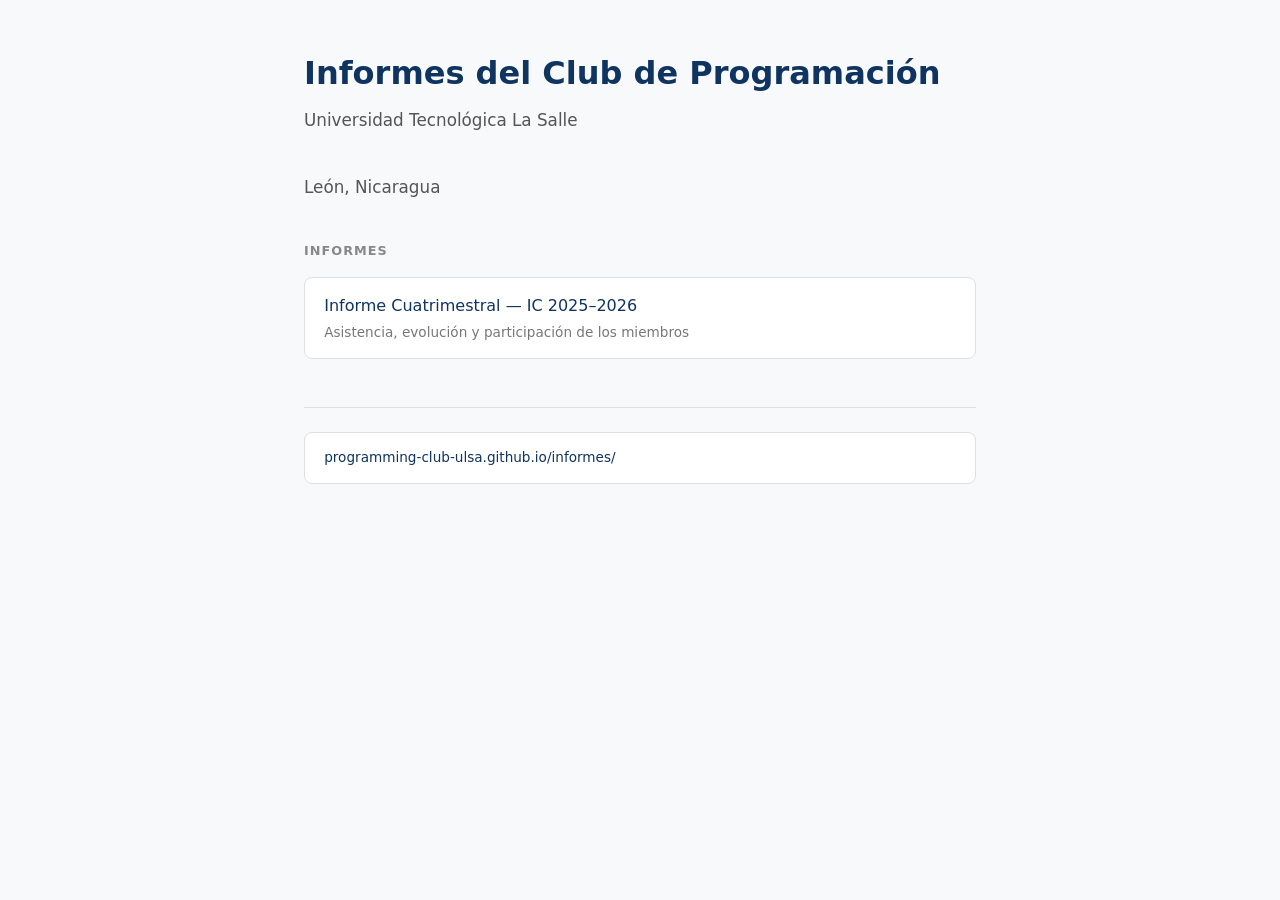
<file: docs/index.html>
<!DOCTYPE html>
<html lang="es">
<head>
    <meta charset="UTF-8">
    <meta name="viewport" content="width=device-width, initial-scale=1.0">
    <title>Informes — Club de Programación ULSA</title>
    <style>
        * { margin: 0; padding: 0; box-sizing: border-box; }
        body {
            font-family: system-ui, -apple-system, 'Segoe UI', Roboto, sans-serif;
            max-width: 720px;
            margin: 0 auto;
            padding: 3rem 1.5rem;
            color: #1a1a2e;
            background: #f8f9fa;
            line-height: 1.6;
        }
        h1 {
            font-size: 2rem;
            font-weight: 700;
            margin-bottom: 0.5rem;
            color: #0f3460;
        }
        .subtitle {
            color: #555;
            margin-bottom: 2.5rem;
            font-size: 1.05rem;
        }
        h2 {
            font-size: 0.8rem;
            text-transform: uppercase;
            letter-spacing: 0.08em;
            color: #888;
            margin-bottom: 1rem;
        }
        ul { list-style: none; }
        li { margin-bottom: 0.6rem; }
        a {
            display: block;
            padding: 0.9rem 1.2rem;
            background: #fff;
            border: 1px solid #e0e0e0;
            border-radius: 8px;
            color: #0f3460;
            text-decoration: none;
            font-weight: 500;
            transition: border-color 0.2s, box-shadow 0.2s;
        }
        a:hover {
            border-color: #0f3460;
            box-shadow: 0 2px 8px rgba(15, 52, 96, 0.08);
        }
        a small {
            display: block;
            font-weight: 400;
            color: #777;
            font-size: 0.85rem;
            margin-top: 0.2rem;
        }
        footer {
            margin-top: 3rem;
            padding-top: 1.5rem;
            border-top: 1px solid #e0e0e0;
            font-size: 0.85rem;
            color: #999;
        }
    </style>
</head>
<body>
    <h1>Informes del Club de Programación</h1>
    <p class="subtitle">Universidad Tecnológica La Salle</p>
    <p class="subtitle"> León, Nicaragua</p>

    <h2>Informes</h2>
    <ul>
        <li>
            <a href="2026/IC/informe_cuatrimestral/">
                Informe Cuatrimestral — IC 2025–2026
                <small>Asistencia, evolución y participación de los miembros</small>
            </a>
        </li>
    </ul>

    <footer>
        <a href="https://programming-club-ulsa.github.io/informes/">programming-club-ulsa.github.io/informes/</a>
    </footer>
</body>
</html>
</file>
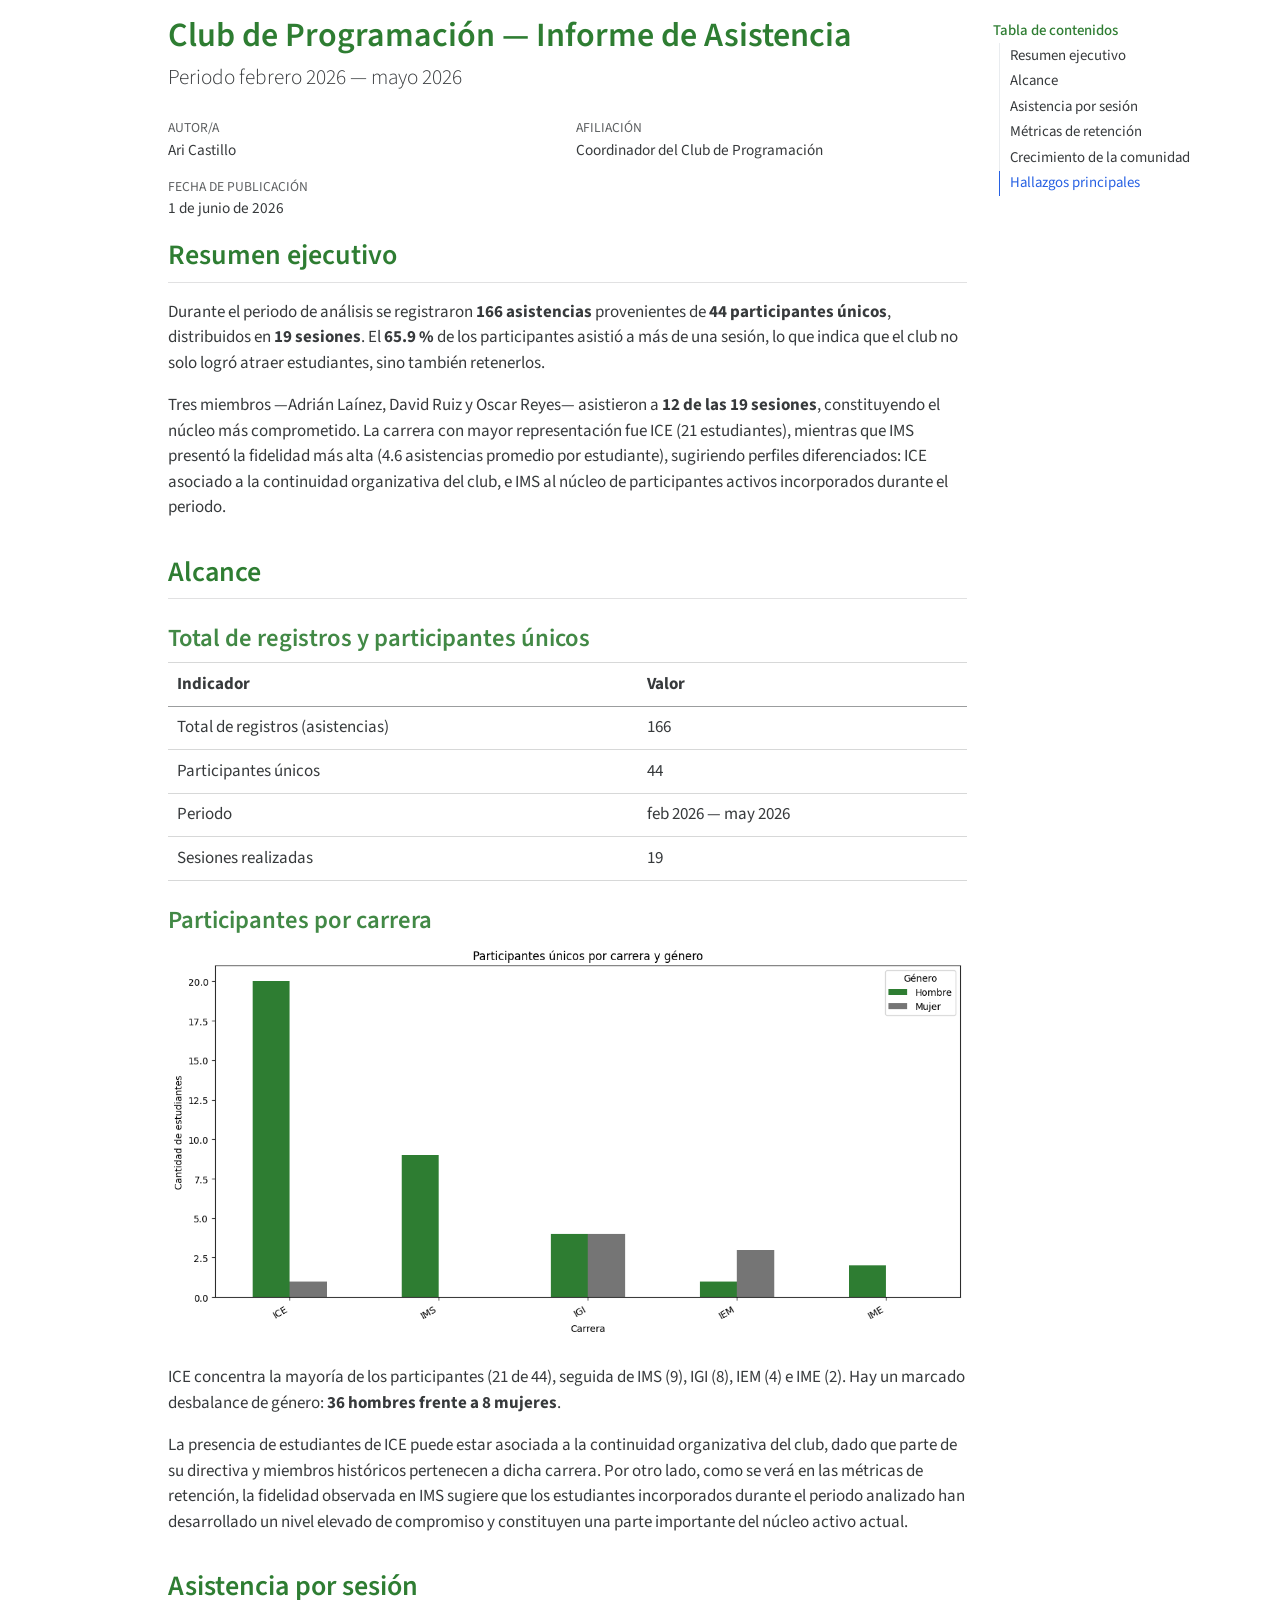
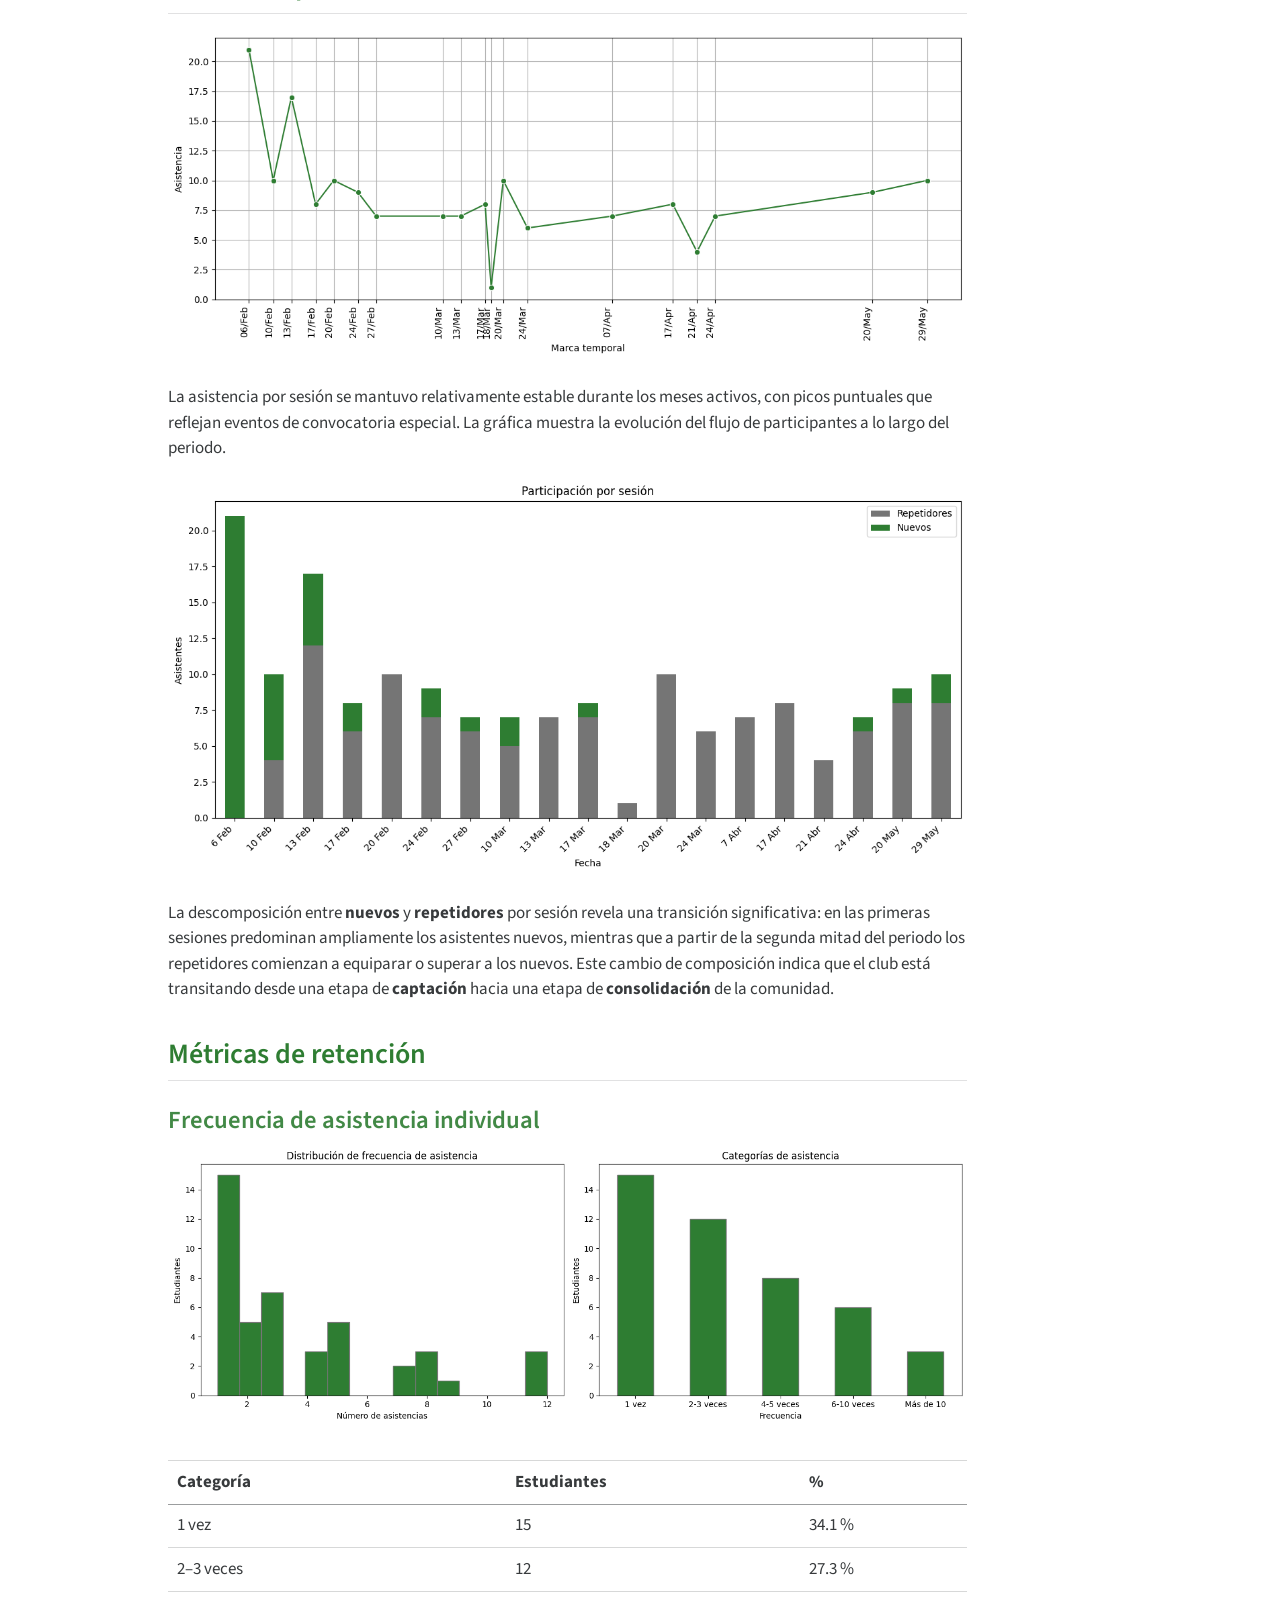
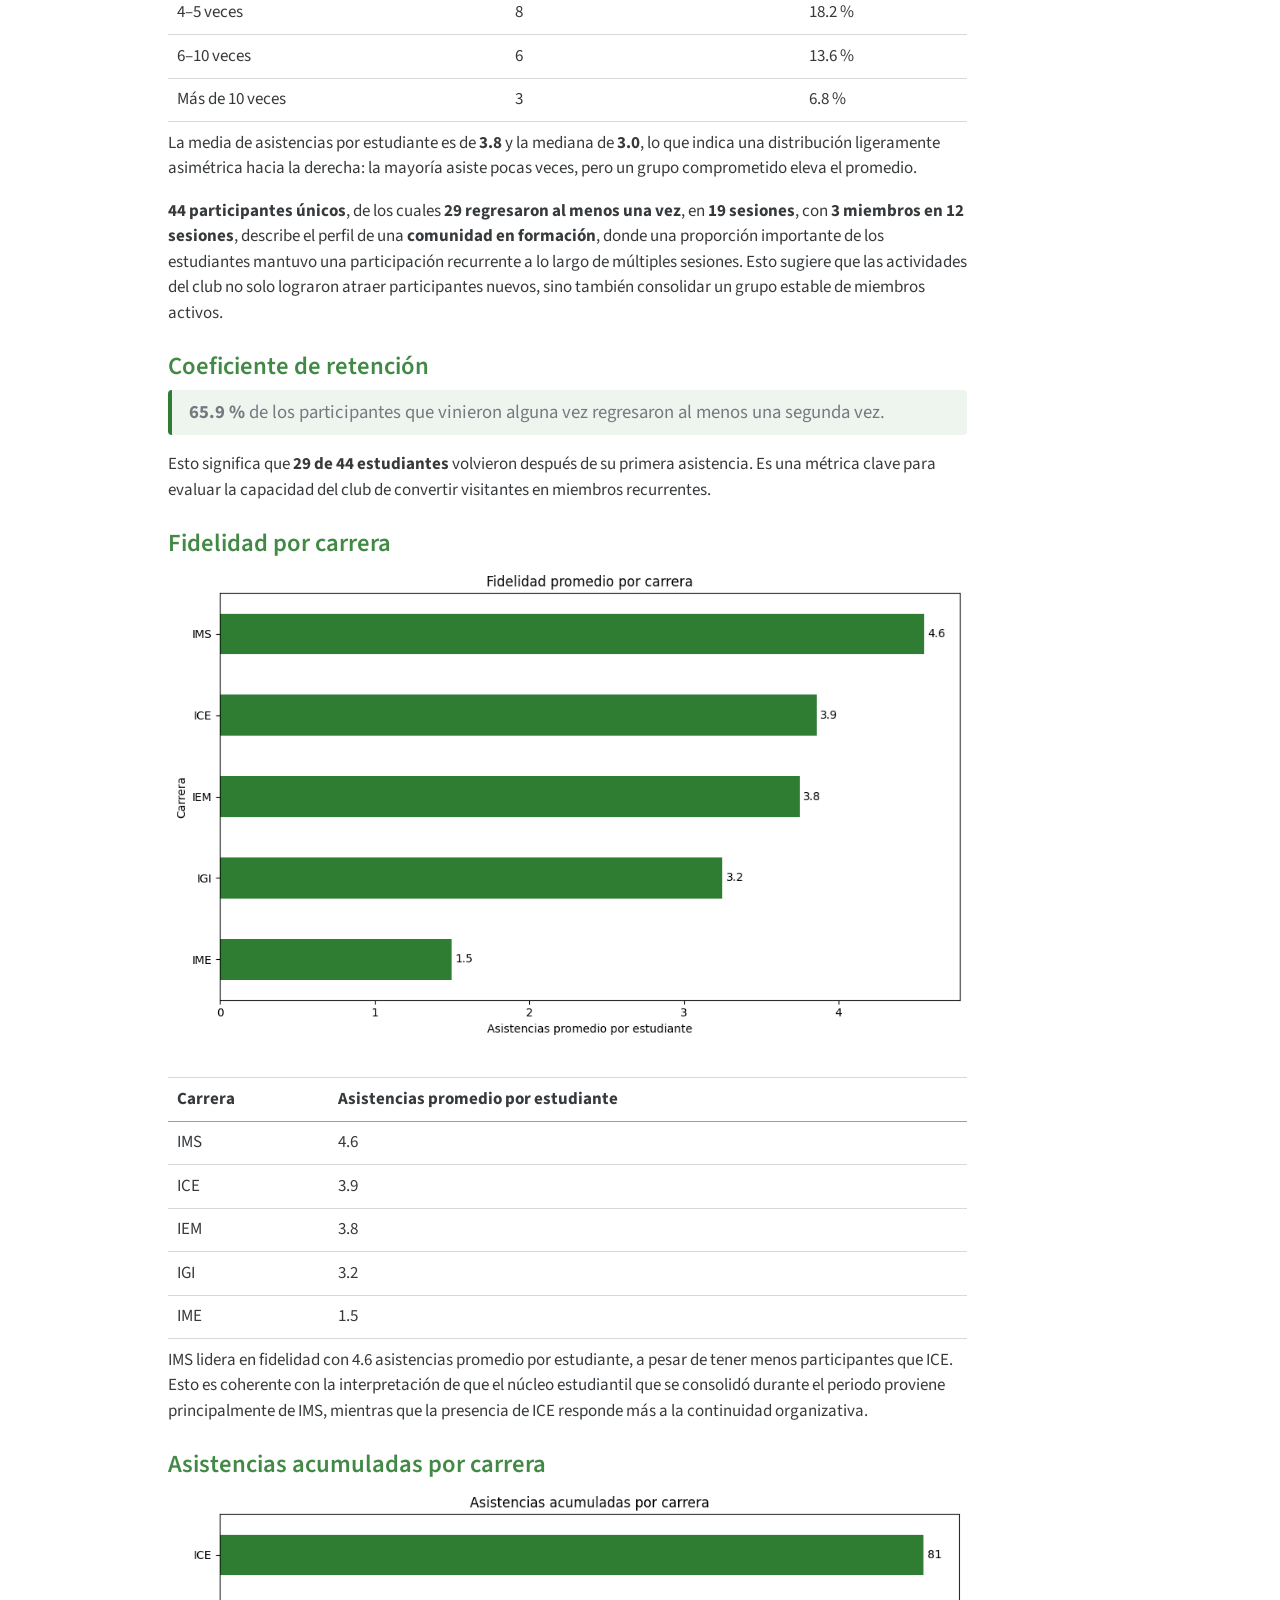
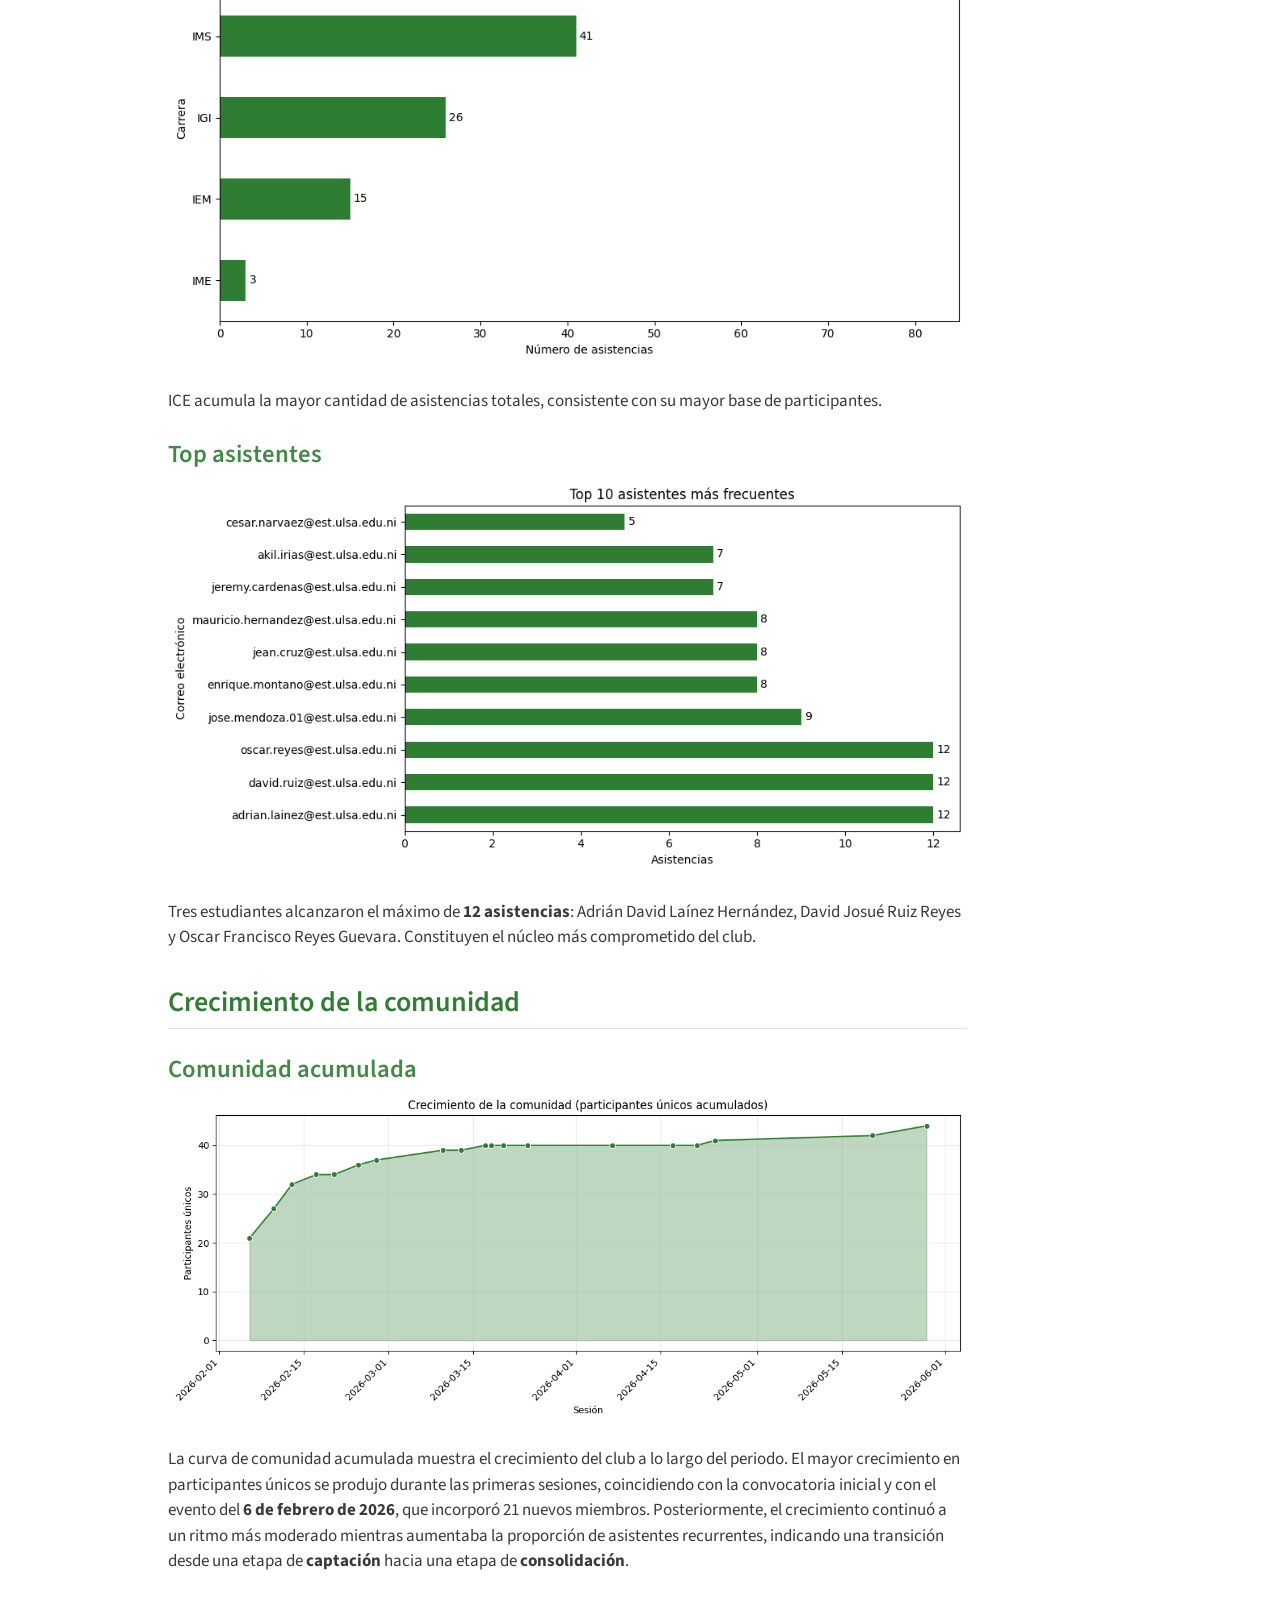
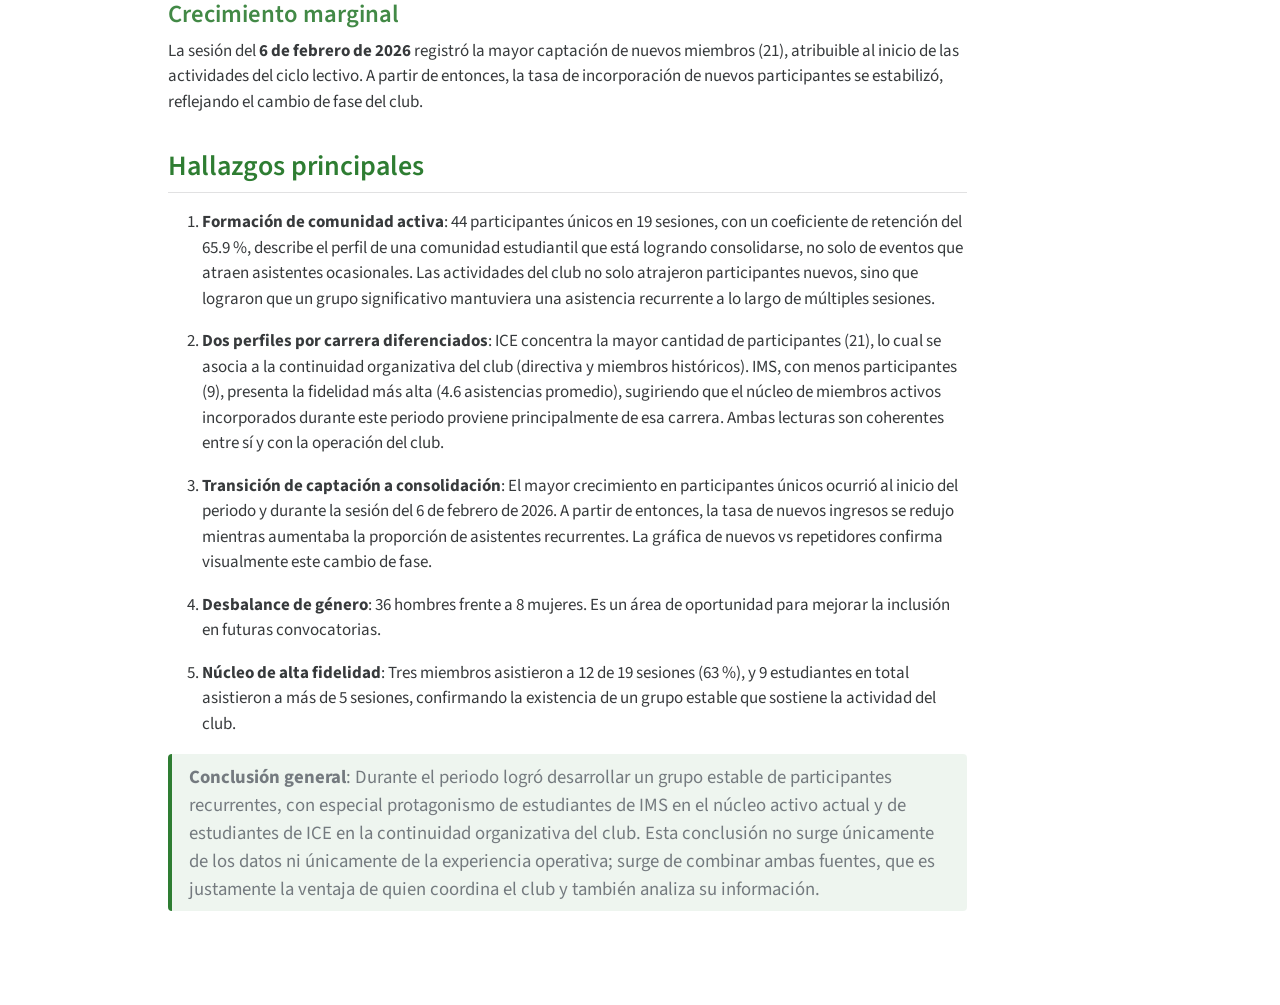
<file: docs/2026/IC/informe_cuatrimestral/index.html>
<!DOCTYPE html>
<html xmlns="http://www.w3.org/1999/xhtml" lang="es" xml:lang="es"><head>

<meta charset="utf-8">
<meta name="generator" content="quarto-1.8.27">

<meta name="viewport" content="width=device-width, initial-scale=1.0, user-scalable=yes">

<meta name="author" content="Ari Castillo">

<title>Club de Programación — Informe de Asistencia</title>
<style>
code{white-space: pre-wrap;}
span.smallcaps{font-variant: small-caps;}
div.columns{display: flex; gap: min(4vw, 1.5em);}
div.column{flex: auto; overflow-x: auto;}
div.hanging-indent{margin-left: 1.5em; text-indent: -1.5em;}
ul.task-list{list-style: none;}
ul.task-list li input[type="checkbox"] {
  width: 0.8em;
  margin: 0 0.8em 0.2em -1em; /* quarto-specific, see https://github.com/quarto-dev/quarto-cli/issues/4556 */ 
  vertical-align: middle;
}
</style>


<script src="informe_files/libs/clipboard/clipboard.min.js"></script>
<script src="informe_files/libs/quarto-html/quarto.js" type="module"></script>
<script src="informe_files/libs/quarto-html/tabsets/tabsets.js" type="module"></script>
<script src="informe_files/libs/quarto-html/axe/axe-check.js" type="module"></script>
<script src="informe_files/libs/quarto-html/popper.min.js"></script>
<script src="informe_files/libs/quarto-html/tippy.umd.min.js"></script>
<script src="informe_files/libs/quarto-html/anchor.min.js"></script>
<link href="informe_files/libs/quarto-html/tippy.css" rel="stylesheet">
<link href="informe_files/libs/quarto-html/quarto-syntax-highlighting-ed96de9b727972fe78a7b5d16c58bf87.css" rel="stylesheet" id="quarto-text-highlighting-styles">
<script src="informe_files/libs/bootstrap/bootstrap.min.js"></script>
<link href="informe_files/libs/bootstrap/bootstrap-icons.css" rel="stylesheet">
<link href="informe_files/libs/bootstrap/bootstrap-c7e4f2fc121a1c342f14d48df8531a66.min.css" rel="stylesheet" append-hash="true" id="quarto-bootstrap" data-mode="light">


</head>

<body class="quarto-light">

<div id="quarto-content" class="page-columns page-rows-contents page-layout-article">
<div id="quarto-margin-sidebar" class="sidebar margin-sidebar">
  <nav id="TOC" role="doc-toc" class="toc-active">
    <h2 id="toc-title">Tabla de contenidos</h2>
   
  <ul>
  <li><a href="#resumen-ejecutivo" id="toc-resumen-ejecutivo" class="nav-link active" data-scroll-target="#resumen-ejecutivo">Resumen ejecutivo</a></li>
  <li><a href="#alcance" id="toc-alcance" class="nav-link" data-scroll-target="#alcance">Alcance</a>
  <ul class="collapse">
  <li><a href="#total-de-registros-y-participantes-únicos" id="toc-total-de-registros-y-participantes-únicos" class="nav-link" data-scroll-target="#total-de-registros-y-participantes-únicos">Total de registros y participantes únicos</a></li>
  <li><a href="#participantes-por-carrera" id="toc-participantes-por-carrera" class="nav-link" data-scroll-target="#participantes-por-carrera">Participantes por carrera</a></li>
  </ul></li>
  <li><a href="#asistencia-por-sesión" id="toc-asistencia-por-sesión" class="nav-link" data-scroll-target="#asistencia-por-sesión">Asistencia por sesión</a></li>
  <li><a href="#métricas-de-retención" id="toc-métricas-de-retención" class="nav-link" data-scroll-target="#métricas-de-retención">Métricas de retención</a>
  <ul class="collapse">
  <li><a href="#frecuencia-de-asistencia-individual" id="toc-frecuencia-de-asistencia-individual" class="nav-link" data-scroll-target="#frecuencia-de-asistencia-individual">Frecuencia de asistencia individual</a></li>
  <li><a href="#coeficiente-de-retención" id="toc-coeficiente-de-retención" class="nav-link" data-scroll-target="#coeficiente-de-retención">Coeficiente de retención</a></li>
  <li><a href="#fidelidad-por-carrera" id="toc-fidelidad-por-carrera" class="nav-link" data-scroll-target="#fidelidad-por-carrera">Fidelidad por carrera</a></li>
  <li><a href="#asistencias-acumuladas-por-carrera" id="toc-asistencias-acumuladas-por-carrera" class="nav-link" data-scroll-target="#asistencias-acumuladas-por-carrera">Asistencias acumuladas por carrera</a></li>
  <li><a href="#top-asistentes" id="toc-top-asistentes" class="nav-link" data-scroll-target="#top-asistentes">Top asistentes</a></li>
  </ul></li>
  <li><a href="#crecimiento-de-la-comunidad" id="toc-crecimiento-de-la-comunidad" class="nav-link" data-scroll-target="#crecimiento-de-la-comunidad">Crecimiento de la comunidad</a>
  <ul class="collapse">
  <li><a href="#comunidad-acumulada" id="toc-comunidad-acumulada" class="nav-link" data-scroll-target="#comunidad-acumulada">Comunidad acumulada</a></li>
  <li><a href="#crecimiento-marginal" id="toc-crecimiento-marginal" class="nav-link" data-scroll-target="#crecimiento-marginal">Crecimiento marginal</a></li>
  </ul></li>
  <li><a href="#hallazgos-principales" id="toc-hallazgos-principales" class="nav-link" data-scroll-target="#hallazgos-principales">Hallazgos principales</a></li>
  </ul>
</nav>
</div>
<main class="content" id="quarto-document-content">

<header id="title-block-header" class="quarto-title-block default">
<div class="quarto-title">
<h1 class="title">Club de Programación — Informe de Asistencia</h1>
<p class="subtitle lead">Periodo febrero 2026 — mayo 2026</p>
</div>


<div class="quarto-title-meta-author">
  <div class="quarto-title-meta-heading">Autor/a</div>
  <div class="quarto-title-meta-heading">Afiliación</div>
  
    <div class="quarto-title-meta-contents">
    <p class="author">Ari Castillo </p>
  </div>
  <div class="quarto-title-meta-contents">
        <p class="affiliation">
            Coordinador del Club de Programación
          </p>
      </div>
  </div>

<div class="quarto-title-meta">

      
    <div>
    <div class="quarto-title-meta-heading">Fecha de publicación</div>
    <div class="quarto-title-meta-contents">
      <p class="date">1 de junio de 2026</p>
    </div>
  </div>
  
    
  </div>
  


</header>


<!-- ============================================================ -->
<section id="resumen-ejecutivo" class="level2">
<h2 class="anchored" data-anchor-id="resumen-ejecutivo">Resumen ejecutivo</h2>
<!-- ============================================================ -->
<p>Durante el periodo de análisis se registraron <strong>166 asistencias</strong> provenientes de <strong>44 participantes únicos</strong>, distribuidos en <strong>19 sesiones</strong>. El <strong>65.9 %</strong> de los participantes asistió a más de una sesión, lo que indica que el club no solo logró atraer estudiantes, sino también retenerlos.</p>
<p>Tres miembros —Adrián Laínez, David Ruiz y Oscar Reyes— asistieron a <strong>12 de las 19 sesiones</strong>, constituyendo el núcleo más comprometido. La carrera con mayor representación fue ICE (21 estudiantes), mientras que IMS presentó la fidelidad más alta (4.6 asistencias promedio por estudiante), sugiriendo perfiles diferenciados: ICE asociado a la continuidad organizativa del club, e IMS al núcleo de participantes activos incorporados durante el periodo.</p>
<!-- ============================================================ -->
</section>
<section id="alcance" class="level2">
<h2 class="anchored" data-anchor-id="alcance">Alcance</h2>
<!-- ============================================================ -->
<section id="total-de-registros-y-participantes-únicos" class="level3">
<h3 class="anchored" data-anchor-id="total-de-registros-y-participantes-únicos">Total de registros y participantes únicos</h3>
<table class="caption-top table">
<thead>
<tr class="header">
<th>Indicador</th>
<th>Valor</th>
</tr>
</thead>
<tbody>
<tr class="odd">
<td>Total de registros (asistencias)</td>
<td>166</td>
</tr>
<tr class="even">
<td>Participantes únicos</td>
<td>44</td>
</tr>
<tr class="odd">
<td>Periodo</td>
<td>feb 2026 — may 2026</td>
</tr>
<tr class="even">
<td>Sesiones realizadas</td>
<td>19</td>
</tr>
</tbody>
</table>
</section>
<section id="participantes-por-carrera" class="level3">
<h3 class="anchored" data-anchor-id="participantes-por-carrera">Participantes por carrera</h3>
<div class="cell">
<div class="cell-output-display">
<div>
<figure class="figure">
<p><img src="img/participantes_por_carrera_genero.png" class="img-fluid figure-img"></p>
</figure>
</div>
</div>
</div>
<p>ICE concentra la mayoría de los participantes (21 de 44), seguida de IMS (9), IGI (8), IEM (4) e IME (2). Hay un marcado desbalance de género: <strong>36 hombres frente a 8 mujeres</strong>.</p>
<p>La presencia de estudiantes de ICE puede estar asociada a la continuidad organizativa del club, dado que parte de su directiva y miembros históricos pertenecen a dicha carrera. Por otro lado, como se verá en las métricas de retención, la fidelidad observada en IMS sugiere que los estudiantes incorporados durante el periodo analizado han desarrollado un nivel elevado de compromiso y constituyen una parte importante del núcleo activo actual.</p>
<!-- ============================================================ -->
</section>
</section>
<section id="asistencia-por-sesión" class="level2">
<h2 class="anchored" data-anchor-id="asistencia-por-sesión">Asistencia por sesión</h2>
<!-- ============================================================ -->
<div class="cell">
<div class="cell-output-display">
<div>
<figure class="figure">
<p><img src="img/asistencia_por_dia.png" class="img-fluid figure-img"></p>
</figure>
</div>
</div>
</div>
<p>La asistencia por sesión se mantuvo relativamente estable durante los meses activos, con picos puntuales que reflejan eventos de convocatoria especial. La gráfica muestra la evolución del flujo de participantes a lo largo del periodo.</p>
<div class="cell">
<div class="cell-output-display">
<div>
<figure class="figure">
<p><img src="img/participacion_por_sesion.png" class="img-fluid figure-img"></p>
</figure>
</div>
</div>
</div>
<p>La descomposición entre <strong>nuevos</strong> y <strong>repetidores</strong> por sesión revela una transición significativa: en las primeras sesiones predominan ampliamente los asistentes nuevos, mientras que a partir de la segunda mitad del periodo los repetidores comienzan a equiparar o superar a los nuevos. Este cambio de composición indica que el club está transitando desde una etapa de <strong>captación</strong> hacia una etapa de <strong>consolidación</strong> de la comunidad.</p>
<!-- ============================================================ -->
</section>
<section id="métricas-de-retención" class="level2">
<h2 class="anchored" data-anchor-id="métricas-de-retención">Métricas de retención</h2>
<!-- ============================================================ -->
<section id="frecuencia-de-asistencia-individual" class="level3">
<h3 class="anchored" data-anchor-id="frecuencia-de-asistencia-individual">Frecuencia de asistencia individual</h3>
<div class="cell">
<div class="cell-output-display">
<div>
<figure class="figure">
<p><img src="img/frecuencia_cat_asistencia.png" class="img-fluid figure-img"></p>
</figure>
</div>
</div>
</div>
<table class="caption-top table">
<thead>
<tr class="header">
<th>Categoría</th>
<th>Estudiantes</th>
<th>%</th>
</tr>
</thead>
<tbody>
<tr class="odd">
<td>1 vez</td>
<td>15</td>
<td>34.1 %</td>
</tr>
<tr class="even">
<td>2–3 veces</td>
<td>12</td>
<td>27.3 %</td>
</tr>
<tr class="odd">
<td>4–5 veces</td>
<td>8</td>
<td>18.2 %</td>
</tr>
<tr class="even">
<td>6–10 veces</td>
<td>6</td>
<td>13.6 %</td>
</tr>
<tr class="odd">
<td>Más de 10 veces</td>
<td>3</td>
<td>6.8 %</td>
</tr>
</tbody>
</table>
<p>La media de asistencias por estudiante es de <strong>3.8</strong> y la mediana de <strong>3.0</strong>, lo que indica una distribución ligeramente asimétrica hacia la derecha: la mayoría asiste pocas veces, pero un grupo comprometido eleva el promedio.</p>
<p><strong>44 participantes únicos</strong>, de los cuales <strong>29 regresaron al menos una vez</strong>, en <strong>19 sesiones</strong>, con <strong>3 miembros en 12 sesiones</strong>, describe el perfil de una <strong>comunidad en formación</strong>, donde una proporción importante de los estudiantes mantuvo una participación recurrente a lo largo de múltiples sesiones. Esto sugiere que las actividades del club no solo lograron atraer participantes nuevos, sino también consolidar un grupo estable de miembros activos.</p>
</section>
<section id="coeficiente-de-retención" class="level3">
<h3 class="anchored" data-anchor-id="coeficiente-de-retención">Coeficiente de retención</h3>
<blockquote class="blockquote">
<p><strong>65.9 %</strong> de los participantes que vinieron alguna vez regresaron al menos una segunda vez.</p>
</blockquote>
<p>Esto significa que <strong>29 de 44 estudiantes</strong> volvieron después de su primera asistencia. Es una métrica clave para evaluar la capacidad del club de convertir visitantes en miembros recurrentes.</p>
</section>
<section id="fidelidad-por-carrera" class="level3">
<h3 class="anchored" data-anchor-id="fidelidad-por-carrera">Fidelidad por carrera</h3>
<div class="cell">
<div class="cell-output-display">
<div>
<figure class="figure">
<p><img src="img/fidelidad_por_carrera.png" class="img-fluid figure-img"></p>
</figure>
</div>
</div>
</div>
<table class="caption-top table">
<thead>
<tr class="header">
<th>Carrera</th>
<th>Asistencias promedio por estudiante</th>
</tr>
</thead>
<tbody>
<tr class="odd">
<td>IMS</td>
<td>4.6</td>
</tr>
<tr class="even">
<td>ICE</td>
<td>3.9</td>
</tr>
<tr class="odd">
<td>IEM</td>
<td>3.8</td>
</tr>
<tr class="even">
<td>IGI</td>
<td>3.2</td>
</tr>
<tr class="odd">
<td>IME</td>
<td>1.5</td>
</tr>
</tbody>
</table>
<p>IMS lidera en fidelidad con 4.6 asistencias promedio por estudiante, a pesar de tener menos participantes que ICE. Esto es coherente con la interpretación de que el núcleo estudiantil que se consolidó durante el periodo proviene principalmente de IMS, mientras que la presencia de ICE responde más a la continuidad organizativa.</p>
</section>
<section id="asistencias-acumuladas-por-carrera" class="level3">
<h3 class="anchored" data-anchor-id="asistencias-acumuladas-por-carrera">Asistencias acumuladas por carrera</h3>
<div class="cell">
<div class="cell-output-display">
<div>
<figure class="figure">
<p><img src="img/asistencias_acumuladas_por_carrera.png" class="img-fluid figure-img"></p>
</figure>
</div>
</div>
</div>
<p>ICE acumula la mayor cantidad de asistencias totales, consistente con su mayor base de participantes.</p>
</section>
<section id="top-asistentes" class="level3">
<h3 class="anchored" data-anchor-id="top-asistentes">Top asistentes</h3>
<div class="cell">
<div class="cell-output-display">
<div>
<figure class="figure">
<p><img src="img/top_asistentes.png" class="img-fluid figure-img"></p>
</figure>
</div>
</div>
</div>
<p>Tres estudiantes alcanzaron el máximo de <strong>12 asistencias</strong>: Adrián David Laínez Hernández, David Josué Ruiz Reyes y Oscar Francisco Reyes Guevara. Constituyen el núcleo más comprometido del club.</p>
<!-- ============================================================ -->
</section>
</section>
<section id="crecimiento-de-la-comunidad" class="level2">
<h2 class="anchored" data-anchor-id="crecimiento-de-la-comunidad">Crecimiento de la comunidad</h2>
<!-- ============================================================ -->
<section id="comunidad-acumulada" class="level3">
<h3 class="anchored" data-anchor-id="comunidad-acumulada">Comunidad acumulada</h3>
<div class="cell">
<div class="cell-output-display">
<div>
<figure class="figure">
<p><img src="img/crecimiento_comunidad.png" class="img-fluid figure-img"></p>
</figure>
</div>
</div>
</div>
<p>La curva de comunidad acumulada muestra el crecimiento del club a lo largo del periodo. El mayor crecimiento en participantes únicos se produjo durante las primeras sesiones, coincidiendo con la convocatoria inicial y con el evento del <strong>6 de febrero de 2026</strong>, que incorporó 21 nuevos miembros. Posteriormente, el crecimiento continuó a un ritmo más moderado mientras aumentaba la proporción de asistentes recurrentes, indicando una transición desde una etapa de <strong>captación</strong> hacia una etapa de <strong>consolidación</strong>.</p>
</section>
<section id="crecimiento-marginal" class="level3">
<h3 class="anchored" data-anchor-id="crecimiento-marginal">Crecimiento marginal</h3>
<p>La sesión del <strong>6 de febrero de 2026</strong> registró la mayor captación de nuevos miembros (21), atribuible al inicio de las actividades del ciclo lectivo. A partir de entonces, la tasa de incorporación de nuevos participantes se estabilizó, reflejando el cambio de fase del club.</p>
<!-- ============================================================ -->
</section>
</section>
<section id="hallazgos-principales" class="level2">
<h2 class="anchored" data-anchor-id="hallazgos-principales">Hallazgos principales</h2>
<!-- ============================================================ -->
<ol type="1">
<li><p><strong>Formación de comunidad activa</strong>: 44 participantes únicos en 19 sesiones, con un coeficiente de retención del 65.9 %, describe el perfil de una comunidad estudiantil que está logrando consolidarse, no solo de eventos que atraen asistentes ocasionales. Las actividades del club no solo atrajeron participantes nuevos, sino que lograron que un grupo significativo mantuviera una asistencia recurrente a lo largo de múltiples sesiones.</p></li>
<li><p><strong>Dos perfiles por carrera diferenciados</strong>: ICE concentra la mayor cantidad de participantes (21), lo cual se asocia a la continuidad organizativa del club (directiva y miembros históricos). IMS, con menos participantes (9), presenta la fidelidad más alta (4.6 asistencias promedio), sugiriendo que el núcleo de miembros activos incorporados durante este periodo proviene principalmente de esa carrera. Ambas lecturas son coherentes entre sí y con la operación del club.</p></li>
<li><p><strong>Transición de captación a consolidación</strong>: El mayor crecimiento en participantes únicos ocurrió al inicio del periodo y durante la sesión del 6 de febrero de 2026. A partir de entonces, la tasa de nuevos ingresos se redujo mientras aumentaba la proporción de asistentes recurrentes. La gráfica de nuevos vs repetidores confirma visualmente este cambio de fase.</p></li>
<li><p><strong>Desbalance de género</strong>: 36 hombres frente a 8 mujeres. Es un área de oportunidad para mejorar la inclusión en futuras convocatorias.</p></li>
<li><p><strong>Núcleo de alta fidelidad</strong>: Tres miembros asistieron a 12 de 19 sesiones (63 %), y 9 estudiantes en total asistieron a más de 5 sesiones, confirmando la existencia de un grupo estable que sostiene la actividad del club.</p></li>
</ol>
<blockquote class="blockquote">
<p><strong>Conclusión general</strong>: Durante el periodo logró desarrollar un grupo estable de participantes recurrentes, con especial protagonismo de estudiantes de IMS en el núcleo activo actual y de estudiantes de ICE en la continuidad organizativa del club. Esta conclusión no surge únicamente de los datos ni únicamente de la experiencia operativa; surge de combinar ambas fuentes, que es justamente la ventaja de quien coordina el club y también analiza su información.</p>
</blockquote>
</section>

</main>
<!-- /main column -->
<script id="quarto-html-after-body" type="application/javascript">
  window.document.addEventListener("DOMContentLoaded", function (event) {
    const icon = "";
    const anchorJS = new window.AnchorJS();
    anchorJS.options = {
      placement: 'right',
      icon: icon
    };
    anchorJS.add('.anchored');
    const isCodeAnnotation = (el) => {
      for (const clz of el.classList) {
        if (clz.startsWith('code-annotation-')) {                     
          return true;
        }
      }
      return false;
    }
    const onCopySuccess = function(e) {
      // button target
      const button = e.trigger;
      // don't keep focus
      button.blur();
      // flash "checked"
      button.classList.add('code-copy-button-checked');
      var currentTitle = button.getAttribute("title");
      button.setAttribute("title", "Copiado");
      let tooltip;
      if (window.bootstrap) {
        button.setAttribute("data-bs-toggle", "tooltip");
        button.setAttribute("data-bs-placement", "left");
        button.setAttribute("data-bs-title", "Copiado");
        tooltip = new bootstrap.Tooltip(button, 
          { trigger: "manual", 
            customClass: "code-copy-button-tooltip",
            offset: [0, -8]});
        tooltip.show();    
      }
      setTimeout(function() {
        if (tooltip) {
          tooltip.hide();
          button.removeAttribute("data-bs-title");
          button.removeAttribute("data-bs-toggle");
          button.removeAttribute("data-bs-placement");
        }
        button.setAttribute("title", currentTitle);
        button.classList.remove('code-copy-button-checked');
      }, 1000);
      // clear code selection
      e.clearSelection();
    }
    const getTextToCopy = function(trigger) {
      const outerScaffold = trigger.parentElement.cloneNode(true);
      const codeEl = outerScaffold.querySelector('code');
      for (const childEl of codeEl.children) {
        if (isCodeAnnotation(childEl)) {
          childEl.remove();
        }
      }
      return codeEl.innerText;
    }
    const clipboard = new window.ClipboardJS('.code-copy-button:not([data-in-quarto-modal])', {
      text: getTextToCopy
    });
    clipboard.on('success', onCopySuccess);
    if (window.document.getElementById('quarto-embedded-source-code-modal')) {
      const clipboardModal = new window.ClipboardJS('.code-copy-button[data-in-quarto-modal]', {
        text: getTextToCopy,
        container: window.document.getElementById('quarto-embedded-source-code-modal')
      });
      clipboardModal.on('success', onCopySuccess);
    }
      var localhostRegex = new RegExp(/^(?:http|https):\/\/localhost\:?[0-9]*\//);
      var mailtoRegex = new RegExp(/^mailto:/);
        var filterRegex = new RegExp('/' + window.location.host + '/');
      var isInternal = (href) => {
          return filterRegex.test(href) || localhostRegex.test(href) || mailtoRegex.test(href);
      }
      // Inspect non-navigation links and adorn them if external
     var links = window.document.querySelectorAll('a[href]:not(.nav-link):not(.navbar-brand):not(.toc-action):not(.sidebar-link):not(.sidebar-item-toggle):not(.pagination-link):not(.no-external):not([aria-hidden]):not(.dropdown-item):not(.quarto-navigation-tool):not(.about-link)');
      for (var i=0; i<links.length; i++) {
        const link = links[i];
        if (!isInternal(link.href)) {
          // undo the damage that might have been done by quarto-nav.js in the case of
          // links that we want to consider external
          if (link.dataset.originalHref !== undefined) {
            link.href = link.dataset.originalHref;
          }
        }
      }
    function tippyHover(el, contentFn, onTriggerFn, onUntriggerFn) {
      const config = {
        allowHTML: true,
        maxWidth: 500,
        delay: 100,
        arrow: false,
        appendTo: function(el) {
            return el.parentElement;
        },
        interactive: true,
        interactiveBorder: 10,
        theme: 'quarto',
        placement: 'bottom-start',
      };
      if (contentFn) {
        config.content = contentFn;
      }
      if (onTriggerFn) {
        config.onTrigger = onTriggerFn;
      }
      if (onUntriggerFn) {
        config.onUntrigger = onUntriggerFn;
      }
      window.tippy(el, config); 
    }
    const noterefs = window.document.querySelectorAll('a[role="doc-noteref"]');
    for (var i=0; i<noterefs.length; i++) {
      const ref = noterefs[i];
      tippyHover(ref, function() {
        // use id or data attribute instead here
        let href = ref.getAttribute('data-footnote-href') || ref.getAttribute('href');
        try { href = new URL(href).hash; } catch {}
        const id = href.replace(/^#\/?/, "");
        const note = window.document.getElementById(id);
        if (note) {
          return note.innerHTML;
        } else {
          return "";
        }
      });
    }
    const xrefs = window.document.querySelectorAll('a.quarto-xref');
    const processXRef = (id, note) => {
      // Strip column container classes
      const stripColumnClz = (el) => {
        el.classList.remove("page-full", "page-columns");
        if (el.children) {
          for (const child of el.children) {
            stripColumnClz(child);
          }
        }
      }
      stripColumnClz(note)
      if (id === null || id.startsWith('sec-')) {
        // Special case sections, only their first couple elements
        const container = document.createElement("div");
        if (note.children && note.children.length > 2) {
          container.appendChild(note.children[0].cloneNode(true));
          for (let i = 1; i < note.children.length; i++) {
            const child = note.children[i];
            if (child.tagName === "P" && child.innerText === "") {
              continue;
            } else {
              container.appendChild(child.cloneNode(true));
              break;
            }
          }
          if (window.Quarto?.typesetMath) {
            window.Quarto.typesetMath(container);
          }
          return container.innerHTML
        } else {
          if (window.Quarto?.typesetMath) {
            window.Quarto.typesetMath(note);
          }
          return note.innerHTML;
        }
      } else {
        // Remove any anchor links if they are present
        const anchorLink = note.querySelector('a.anchorjs-link');
        if (anchorLink) {
          anchorLink.remove();
        }
        if (window.Quarto?.typesetMath) {
          window.Quarto.typesetMath(note);
        }
        if (note.classList.contains("callout")) {
          return note.outerHTML;
        } else {
          return note.innerHTML;
        }
      }
    }
    for (var i=0; i<xrefs.length; i++) {
      const xref = xrefs[i];
      tippyHover(xref, undefined, function(instance) {
        instance.disable();
        let url = xref.getAttribute('href');
        let hash = undefined; 
        if (url.startsWith('#')) {
          hash = url;
        } else {
          try { hash = new URL(url).hash; } catch {}
        }
        if (hash) {
          const id = hash.replace(/^#\/?/, "");
          const note = window.document.getElementById(id);
          if (note !== null) {
            try {
              const html = processXRef(id, note.cloneNode(true));
              instance.setContent(html);
            } finally {
              instance.enable();
              instance.show();
            }
          } else {
            // See if we can fetch this
            fetch(url.split('#')[0])
            .then(res => res.text())
            .then(html => {
              const parser = new DOMParser();
              const htmlDoc = parser.parseFromString(html, "text/html");
              const note = htmlDoc.getElementById(id);
              if (note !== null) {
                const html = processXRef(id, note);
                instance.setContent(html);
              } 
            }).finally(() => {
              instance.enable();
              instance.show();
            });
          }
        } else {
          // See if we can fetch a full url (with no hash to target)
          // This is a special case and we should probably do some content thinning / targeting
          fetch(url)
          .then(res => res.text())
          .then(html => {
            const parser = new DOMParser();
            const htmlDoc = parser.parseFromString(html, "text/html");
            const note = htmlDoc.querySelector('main.content');
            if (note !== null) {
              // This should only happen for chapter cross references
              // (since there is no id in the URL)
              // remove the first header
              if (note.children.length > 0 && note.children[0].tagName === "HEADER") {
                note.children[0].remove();
              }
              const html = processXRef(null, note);
              instance.setContent(html);
            } 
          }).finally(() => {
            instance.enable();
            instance.show();
          });
        }
      }, function(instance) {
      });
    }
        let selectedAnnoteEl;
        const selectorForAnnotation = ( cell, annotation) => {
          let cellAttr = 'data-code-cell="' + cell + '"';
          let lineAttr = 'data-code-annotation="' +  annotation + '"';
          const selector = 'span[' + cellAttr + '][' + lineAttr + ']';
          return selector;
        }
        const selectCodeLines = (annoteEl) => {
          const doc = window.document;
          const targetCell = annoteEl.getAttribute("data-target-cell");
          const targetAnnotation = annoteEl.getAttribute("data-target-annotation");
          const annoteSpan = window.document.querySelector(selectorForAnnotation(targetCell, targetAnnotation));
          const lines = annoteSpan.getAttribute("data-code-lines").split(",");
          const lineIds = lines.map((line) => {
            return targetCell + "-" + line;
          })
          let top = null;
          let height = null;
          let parent = null;
          if (lineIds.length > 0) {
              //compute the position of the single el (top and bottom and make a div)
              const el = window.document.getElementById(lineIds[0]);
              top = el.offsetTop;
              height = el.offsetHeight;
              parent = el.parentElement.parentElement;
            if (lineIds.length > 1) {
              const lastEl = window.document.getElementById(lineIds[lineIds.length - 1]);
              const bottom = lastEl.offsetTop + lastEl.offsetHeight;
              height = bottom - top;
            }
            if (top !== null && height !== null && parent !== null) {
              // cook up a div (if necessary) and position it 
              let div = window.document.getElementById("code-annotation-line-highlight");
              if (div === null) {
                div = window.document.createElement("div");
                div.setAttribute("id", "code-annotation-line-highlight");
                div.style.position = 'absolute';
                parent.appendChild(div);
              }
              div.style.top = top - 2 + "px";
              div.style.height = height + 4 + "px";
              div.style.left = 0;
              let gutterDiv = window.document.getElementById("code-annotation-line-highlight-gutter");
              if (gutterDiv === null) {
                gutterDiv = window.document.createElement("div");
                gutterDiv.setAttribute("id", "code-annotation-line-highlight-gutter");
                gutterDiv.style.position = 'absolute';
                const codeCell = window.document.getElementById(targetCell);
                const gutter = codeCell.querySelector('.code-annotation-gutter');
                gutter.appendChild(gutterDiv);
              }
              gutterDiv.style.top = top - 2 + "px";
              gutterDiv.style.height = height + 4 + "px";
            }
            selectedAnnoteEl = annoteEl;
          }
        };
        const unselectCodeLines = () => {
          const elementsIds = ["code-annotation-line-highlight", "code-annotation-line-highlight-gutter"];
          elementsIds.forEach((elId) => {
            const div = window.document.getElementById(elId);
            if (div) {
              div.remove();
            }
          });
          selectedAnnoteEl = undefined;
        };
          // Handle positioning of the toggle
      window.addEventListener(
        "resize",
        throttle(() => {
          elRect = undefined;
          if (selectedAnnoteEl) {
            selectCodeLines(selectedAnnoteEl);
          }
        }, 10)
      );
      function throttle(fn, ms) {
      let throttle = false;
      let timer;
        return (...args) => {
          if(!throttle) { // first call gets through
              fn.apply(this, args);
              throttle = true;
          } else { // all the others get throttled
              if(timer) clearTimeout(timer); // cancel #2
              timer = setTimeout(() => {
                fn.apply(this, args);
                timer = throttle = false;
              }, ms);
          }
        };
      }
        // Attach click handler to the DT
        const annoteDls = window.document.querySelectorAll('dt[data-target-cell]');
        for (const annoteDlNode of annoteDls) {
          annoteDlNode.addEventListener('click', (event) => {
            const clickedEl = event.target;
            if (clickedEl !== selectedAnnoteEl) {
              unselectCodeLines();
              const activeEl = window.document.querySelector('dt[data-target-cell].code-annotation-active');
              if (activeEl) {
                activeEl.classList.remove('code-annotation-active');
              }
              selectCodeLines(clickedEl);
              clickedEl.classList.add('code-annotation-active');
            } else {
              // Unselect the line
              unselectCodeLines();
              clickedEl.classList.remove('code-annotation-active');
            }
          });
        }
    const findCites = (el) => {
      const parentEl = el.parentElement;
      if (parentEl) {
        const cites = parentEl.dataset.cites;
        if (cites) {
          return {
            el,
            cites: cites.split(' ')
          };
        } else {
          return findCites(el.parentElement)
        }
      } else {
        return undefined;
      }
    };
    var bibliorefs = window.document.querySelectorAll('a[role="doc-biblioref"]');
    for (var i=0; i<bibliorefs.length; i++) {
      const ref = bibliorefs[i];
      const citeInfo = findCites(ref);
      if (citeInfo) {
        tippyHover(citeInfo.el, function() {
          var popup = window.document.createElement('div');
          citeInfo.cites.forEach(function(cite) {
            var citeDiv = window.document.createElement('div');
            citeDiv.classList.add('hanging-indent');
            citeDiv.classList.add('csl-entry');
            var biblioDiv = window.document.getElementById('ref-' + cite);
            if (biblioDiv) {
              citeDiv.innerHTML = biblioDiv.innerHTML;
            }
            popup.appendChild(citeDiv);
          });
          return popup.innerHTML;
        });
      }
    }
  });
  </script>
</div> <!-- /content -->




</body></html>
</file>
<file: docs/2026/IC/informe_cuatrimestral/informe_files/libs/quarto-html/tippy.css>
.tippy-box[data-animation=fade][data-state=hidden]{opacity:0}[data-tippy-root]{max-width:calc(100vw - 10px)}.tippy-box{position:relative;background-color:#333;color:#fff;border-radius:4px;font-size:14px;line-height:1.4;white-space:normal;outline:0;transition-property:transform,visibility,opacity}.tippy-box[data-placement^=top]>.tippy-arrow{bottom:0}.tippy-box[data-placement^=top]>.tippy-arrow:before{bottom:-7px;left:0;border-width:8px 8px 0;border-top-color:initial;transform-origin:center top}.tippy-box[data-placement^=bottom]>.tippy-arrow{top:0}.tippy-box[data-placement^=bottom]>.tippy-arrow:before{top:-7px;left:0;border-width:0 8px 8px;border-bottom-color:initial;transform-origin:center bottom}.tippy-box[data-placement^=left]>.tippy-arrow{right:0}.tippy-box[data-placement^=left]>.tippy-arrow:before{border-width:8px 0 8px 8px;border-left-color:initial;right:-7px;transform-origin:center left}.tippy-box[data-placement^=right]>.tippy-arrow{left:0}.tippy-box[data-placement^=right]>.tippy-arrow:before{left:-7px;border-width:8px 8px 8px 0;border-right-color:initial;transform-origin:center right}.tippy-box[data-inertia][data-state=visible]{transition-timing-function:cubic-bezier(.54,1.5,.38,1.11)}.tippy-arrow{width:16px;height:16px;color:#333}.tippy-arrow:before{content:"";position:absolute;border-color:transparent;border-style:solid}.tippy-content{position:relative;padding:5px 9px;z-index:1}
</file>
<file: docs/2026/IC/informe_cuatrimestral/informe_files/libs/quarto-html/quarto-syntax-highlighting-ed96de9b727972fe78a7b5d16c58bf87.css>
/* quarto syntax highlight colors */
:root {
  --quarto-hl-ot-color: #003B4F;
  --quarto-hl-at-color: #657422;
  --quarto-hl-ss-color: #20794D;
  --quarto-hl-an-color: #5E5E5E;
  --quarto-hl-fu-color: #4758AB;
  --quarto-hl-st-color: #20794D;
  --quarto-hl-cf-color: #003B4F;
  --quarto-hl-op-color: #5E5E5E;
  --quarto-hl-er-color: #AD0000;
  --quarto-hl-bn-color: #AD0000;
  --quarto-hl-al-color: #AD0000;
  --quarto-hl-va-color: #111111;
  --quarto-hl-bu-color: inherit;
  --quarto-hl-ex-color: inherit;
  --quarto-hl-pp-color: #AD0000;
  --quarto-hl-in-color: #5E5E5E;
  --quarto-hl-vs-color: #20794D;
  --quarto-hl-wa-color: #5E5E5E;
  --quarto-hl-do-color: #5E5E5E;
  --quarto-hl-im-color: #00769E;
  --quarto-hl-ch-color: #20794D;
  --quarto-hl-dt-color: #AD0000;
  --quarto-hl-fl-color: #AD0000;
  --quarto-hl-co-color: #5E5E5E;
  --quarto-hl-cv-color: #5E5E5E;
  --quarto-hl-cn-color: #8f5902;
  --quarto-hl-sc-color: #5E5E5E;
  --quarto-hl-dv-color: #AD0000;
  --quarto-hl-kw-color: #003B4F;
}

/* other quarto variables */
:root {
  --quarto-font-monospace: SFMono-Regular, Menlo, Monaco, Consolas, "Liberation Mono", "Courier New", monospace;
}

/* syntax highlight based on Pandoc's rules */
pre > code.sourceCode > span {
  color: #003B4F;
}

code.sourceCode > span {
  color: #003B4F;
}

div.sourceCode,
div.sourceCode pre.sourceCode {
  color: #003B4F;
}

/* Normal */
code span {
  color: #003B4F;
}

/* Alert */
code span.al {
  color: #AD0000;
  font-style: inherit;
}

/* Annotation */
code span.an {
  color: #5E5E5E;
  font-style: inherit;
}

/* Attribute */
code span.at {
  color: #657422;
  font-style: inherit;
}

/* BaseN */
code span.bn {
  color: #AD0000;
  font-style: inherit;
}

/* BuiltIn */
code span.bu {
  font-style: inherit;
}

/* ControlFlow */
code span.cf {
  color: #003B4F;
  font-weight: bold;
  font-style: inherit;
}

/* Char */
code span.ch {
  color: #20794D;
  font-style: inherit;
}

/* Constant */
code span.cn {
  color: #8f5902;
  font-style: inherit;
}

/* Comment */
code span.co {
  color: #5E5E5E;
  font-style: inherit;
}

/* CommentVar */
code span.cv {
  color: #5E5E5E;
  font-style: italic;
}

/* Documentation */
code span.do {
  color: #5E5E5E;
  font-style: italic;
}

/* DataType */
code span.dt {
  color: #AD0000;
  font-style: inherit;
}

/* DecVal */
code span.dv {
  color: #AD0000;
  font-style: inherit;
}

/* Error */
code span.er {
  color: #AD0000;
  font-style: inherit;
}

/* Extension */
code span.ex {
  font-style: inherit;
}

/* Float */
code span.fl {
  color: #AD0000;
  font-style: inherit;
}

/* Function */
code span.fu {
  color: #4758AB;
  font-style: inherit;
}

/* Import */
code span.im {
  color: #00769E;
  font-style: inherit;
}

/* Information */
code span.in {
  color: #5E5E5E;
  font-style: inherit;
}

/* Keyword */
code span.kw {
  color: #003B4F;
  font-weight: bold;
  font-style: inherit;
}

/* Operator */
code span.op {
  color: #5E5E5E;
  font-style: inherit;
}

/* Other */
code span.ot {
  color: #003B4F;
  font-style: inherit;
}

/* Preprocessor */
code span.pp {
  color: #AD0000;
  font-style: inherit;
}

/* SpecialChar */
code span.sc {
  color: #5E5E5E;
  font-style: inherit;
}

/* SpecialString */
code span.ss {
  color: #20794D;
  font-style: inherit;
}

/* String */
code span.st {
  color: #20794D;
  font-style: inherit;
}

/* Variable */
code span.va {
  color: #111111;
  font-style: inherit;
}

/* VerbatimString */
code span.vs {
  color: #20794D;
  font-style: inherit;
}

/* Warning */
code span.wa {
  color: #5E5E5E;
  font-style: italic;
}

.prevent-inlining {
  content: "</";
}

/*# sourceMappingURL=0920dd6d7437995b8cdf7429764427b1.css.map */
</file>
